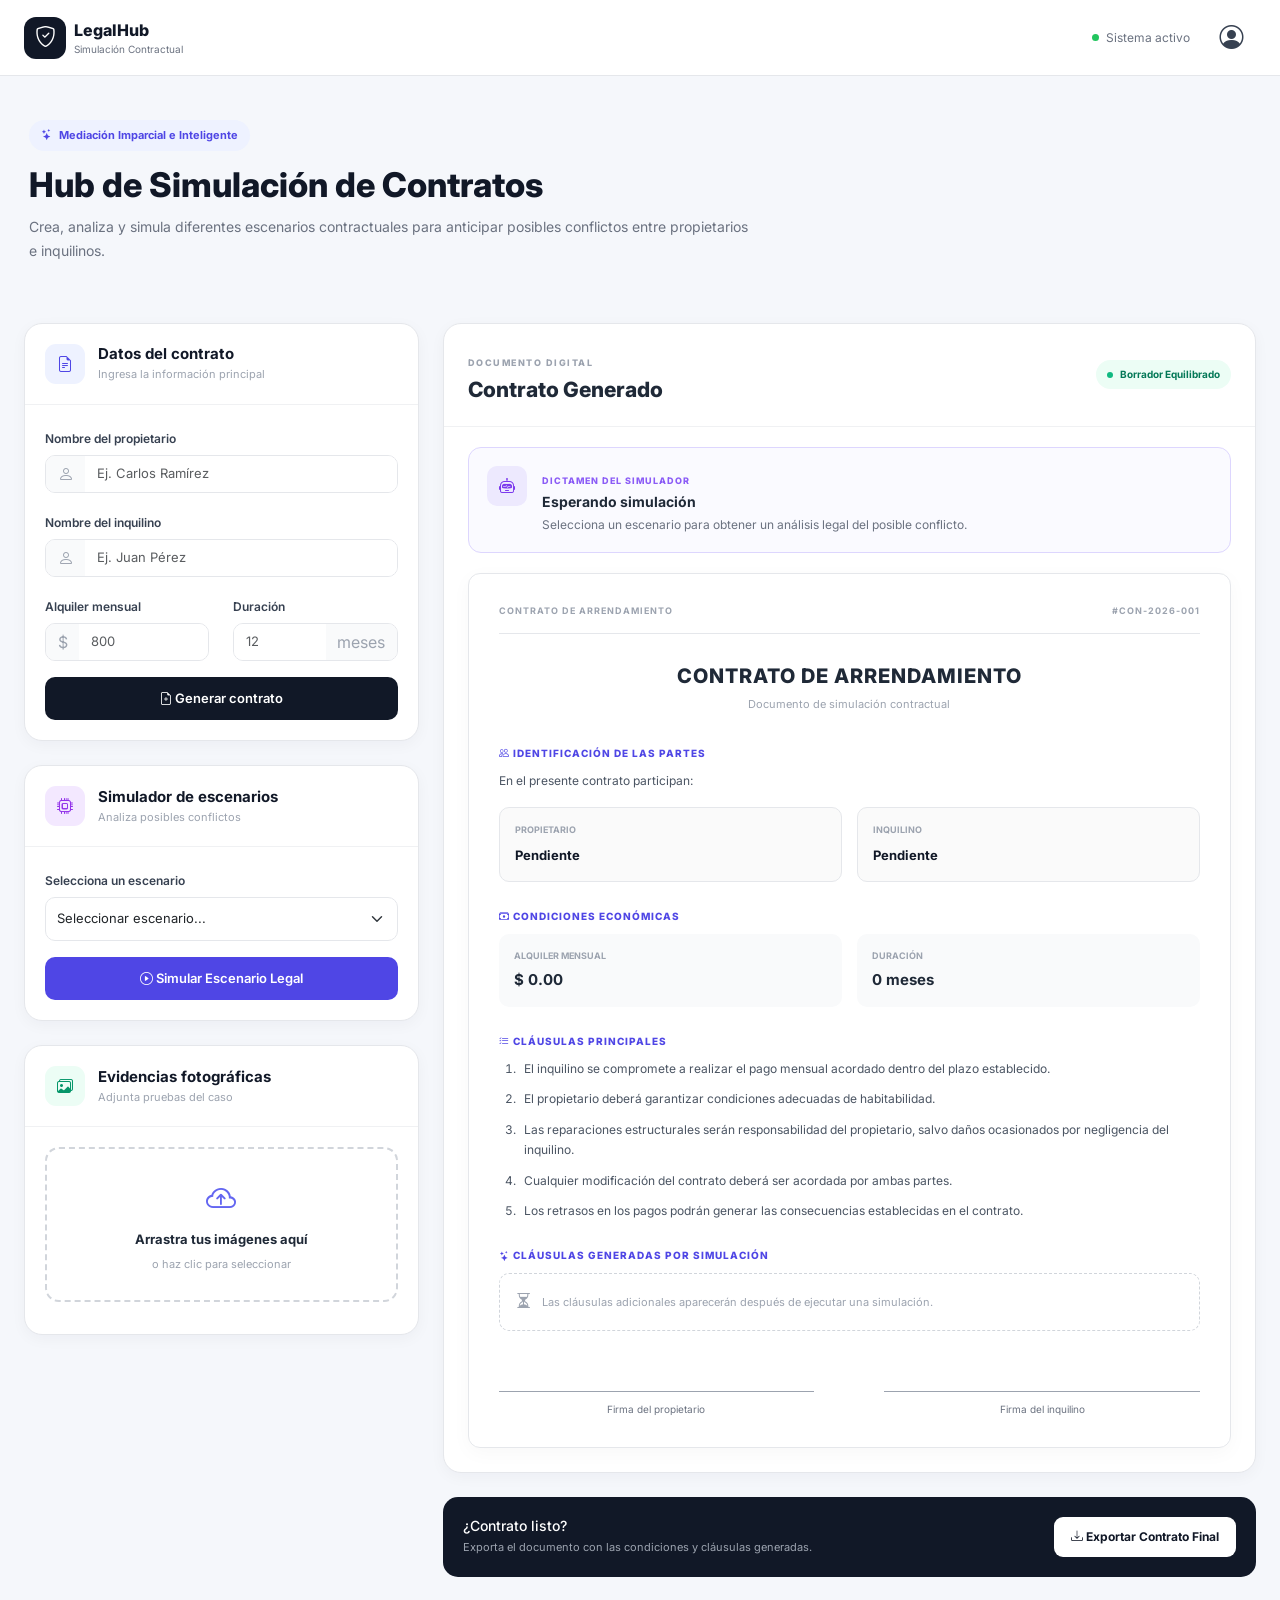
<file: index.html>
<!DOCTYPE html>
<html lang="es">

<head>
    <meta charset="UTF-8">
    <meta name="viewport" content="width=device-width, initial-scale=1.0">

    <title>Hub de Simulación de Contratos</title>

    <!-- Bootstrap -->
    <link
        href="https://cdn.jsdelivr.net/npm/bootstrap@5.3.3/dist/css/bootstrap.min.css"
        rel="stylesheet">

    <!-- Bootstrap Icons -->
    <link
        rel="stylesheet"
        href="https://cdn.jsdelivr.net/npm/bootstrap-icons@1.11.3/font/bootstrap-icons.min.css">

    <!-- Google Font -->
    <link
        href="https://fonts.googleapis.com/css2?family=Inter:wght@400;500;600;700;800&display=swap"
        rel="stylesheet">

    <!-- CSS propio -->
    <link rel="stylesheet" href="css/styles.css">
</head>

<body>

    <!-- =========================
         NAVBAR
    ========================== -->
    <nav class="navbar navbar-expand-lg custom-navbar">

        <div class="container-fluid px-4">

            <a class="navbar-brand d-flex align-items-center gap-2" href="#">

                <div class="brand-icon">
                    <i class="bi bi-shield-check"></i>
                </div>

                <div>
                    <span class="brand-title">LegalHub</span>
                    <small class="brand-subtitle">
                        Simulación Contractual
                    </small>
                </div>

            </a>

            <div class="d-flex align-items-center gap-3">

                <span class="system-status">
                    <span class="status-dot"></span>
                    Sistema activo
                </span>

                <button class="btn user-button">
                    <i class="bi bi-person-circle"></i>
                </button>

            </div>

        </div>

    </nav>


    <!-- =========================
         CONTENIDO PRINCIPAL
    ========================== -->

    <main class="container-fluid px-4 py-4">

        <!-- HEADER -->
        <section class="hub-header mb-4">

            <div class="header-badge">
                <i class="bi bi-stars"></i>
                Mediación Imparcial e Inteligente
            </div>

            <h1>
                Hub de Simulación de Contratos
            </h1>

            <p>
                Crea, analiza y simula diferentes escenarios contractuales
                para anticipar posibles conflictos entre propietarios e
                inquilinos.
            </p>

        </section>


        <!-- =========================
             GRID PRINCIPAL
        ========================== -->

        <div class="row g-4">

            <!-- =================================
                 COLUMNA IZQUIERDA
            ================================== -->

            <aside class="col-lg-4">

                <!-- DATOS DEL CONTRATO -->
                <div class="custom-card mb-4">

                    <div class="card-header-custom">

                        <div class="card-icon">
                            <i class="bi bi-file-earmark-text"></i>
                        </div>

                        <div>
                            <h5>Datos del contrato</h5>
                            <p>Ingresa la información principal</p>
                        </div>

                    </div>


                    <div class="card-body-custom">

                        <form id="contractForm">

                            <!-- Propietario -->
                            <div class="mb-3">

                                <label class="form-label">
                                    Nombre del propietario
                                </label>

                                <div class="input-group custom-input">

                                    <span class="input-group-text">
                                        <i class="bi bi-person"></i>
                                    </span>

                                    <input
                                        type="text"
                                        class="form-control"
                                        id="propietario"
                                        placeholder="Ej. Carlos Ramírez"
                                        required>

                                </div>

                            </div>


                            <!-- Inquilino -->
                            <div class="mb-3">

                                <label class="form-label">
                                    Nombre del inquilino
                                </label>

                                <div class="input-group custom-input">

                                    <span class="input-group-text">
                                        <i class="bi bi-person"></i>
                                    </span>

                                    <input
                                        type="text"
                                        class="form-control"
                                        id="inquilino"
                                        placeholder="Ej. Juan Pérez"
                                        required>

                                </div>

                            </div>


                            <div class="row">

                                <!-- Monto -->
                                <div class="col-md-6 mb-3">

                                    <label class="form-label">
                                        Alquiler mensual
                                    </label>

                                    <div class="input-group custom-input">

                                        <span class="input-group-text">
                                            $
                                        </span>

                                        <input
                                            type="number"
                                            class="form-control"
                                            id="monto"
                                            placeholder="800"
                                            min="0"
                                            required>

                                    </div>

                                </div>


                                <!-- Duración -->
                                <div class="col-md-6 mb-3">

                                    <label class="form-label">
                                        Duración
                                    </label>

                                    <div class="input-group custom-input">

                                        <input
                                            type="number"
                                            class="form-control"
                                            id="duracion"
                                            placeholder="12"
                                            min="1"
                                            required>

                                        <span class="input-group-text">
                                            meses
                                        </span>

                                    </div>

                                </div>

                            </div>


                            <button
                                type="submit"
                                class="btn btn-generate w-100">

                                <i class="bi bi-file-earmark-plus"></i>

                                Generar contrato

                            </button>

                        </form>

                    </div>

                </div>


                <!-- =========================
                     SIMULADOR
                ========================== -->

                <div class="custom-card mb-4">

                    <div class="card-header-custom">

                        <div class="card-icon simulator-icon">
                            <i class="bi bi-cpu"></i>
                        </div>

                        <div>
                            <h5>Simulador de escenarios</h5>
                            <p>Analiza posibles conflictos</p>
                        </div>

                    </div>


                    <div class="card-body-custom">

                        <label class="form-label">
                            Selecciona un escenario
                        </label>

                        <select
                            class="form-select custom-select mb-3"
                            id="scenarioSelect">

                            <option value="">
                                Seleccionar escenario...
                            </option>

                            <option value="salida">
                                Salida anticipada en el mes 5
                            </option>

                            <option value="tuberia">
                                Rotura de tubería
                            </option>

                            <option value="pago">
                                Retraso de pago
                            </option>

                            <option value="mantenimiento">
                                Daños por mantenimiento
                            </option>

                            <option value="renovacion">
                                Solicitud de renovación
                            </option>

                        </select>


                        <button
                            id="simulateBtn"
                            class="btn btn-simulate w-100">

                            <i class="bi bi-play-circle"></i>

                            Simular Escenario Legal

                        </button>

                    </div>

                </div>


                <!-- =========================
                     EVIDENCIAS
                ========================== -->

                <div class="custom-card">

                    <div class="card-header-custom">

                        <div class="card-icon evidence-icon">
                            <i class="bi bi-images"></i>
                        </div>

                        <div>
                            <h5>Evidencias fotográficas</h5>
                            <p>Adjunta pruebas del caso</p>
                        </div>

                    </div>


                    <div class="card-body-custom">

                        <!-- DROPZONE -->

                        <div
                            class="dropzone"
                            id="dropzone">

                            <i class="bi bi-cloud-arrow-up"></i>

                            <h6>
                                Arrastra tus imágenes aquí
                            </h6>

                            <p>
                                o haz clic para seleccionar
                            </p>

                            <input
                                type="file"
                                id="imageInput"
                                accept="image/*"
                                multiple
                                hidden>

                        </div>


                        <!-- GALERÍA -->

                        <div
                            class="evidence-gallery"
                            id="evidenceGallery">

                        </div>

                    </div>

                </div>

            </aside>


            <!-- =================================
                 COLUMNA DERECHA
            ================================== -->

            <section class="col-lg-8">


                <!-- =========================
                     CONTRATO GENERADO
                ========================== -->

                <div class="custom-card mb-4">

                    <div class="contract-header">

                        <div>

                            <span class="section-label">
                                DOCUMENTO DIGITAL
                            </span>

                            <h3>
                                Contrato Generado
                            </h3>

                        </div>

                        <span class="contract-status">
                            <span></span>
                            Borrador Equilibrado
                        </span>

                    </div>


                    <!-- DICTAMEN -->

                    <div class="dictamen-box" id="dictamenBox">

                        <div class="dictamen-icon">
                            <i class="bi bi-robot"></i>
                        </div>

                        <div>

                            <span class="dictamen-label">
                                DICTAMEN DEL SIMULADOR
                            </span>

                            <h5 id="dictamenTitle">
                                Esperando simulación
                            </h5>

                            <p id="dictamenText">
                                Selecciona un escenario para obtener
                                un análisis legal del posible conflicto.
                            </p>

                        </div>

                    </div>


                    <!-- =========================
                         VISOR CONTRATO
                    ========================== -->

                    <div class="contract-document">

                        <div class="document-top">

                            <span>
                                CONTRATO DE ARRENDAMIENTO
                            </span>

                            <span>
                                #CON-2026-001
                            </span>

                        </div>


                        <div class="document-title">

                            <h2>
                                CONTRATO DE ARRENDAMIENTO
                            </h2>

                            <p>
                                Documento de simulación contractual
                            </p>

                        </div>


                        <!-- PARTES -->

                        <div class="document-section">

                            <h6>
                                <i class="bi bi-people"></i>
                                IDENTIFICACIÓN DE LAS PARTES
                            </h6>

                            <p>
                                En el presente contrato participan:
                            </p>

                            <div class="parties-grid">

                                <div class="party-box">

                                    <span>
                                        PROPIETARIO
                                    </span>

                                    <strong id="contractOwner">
                                        Pendiente
                                    </strong>

                                </div>


                                <div class="party-box">

                                    <span>
                                        INQUILINO
                                    </span>

                                    <strong id="contractTenant">
                                        Pendiente
                                    </strong>

                                </div>

                            </div>

                        </div>


                        <!-- CONDICIONES -->

                        <div class="document-section">

                            <h6>
                                <i class="bi bi-cash-stack"></i>
                                CONDICIONES ECONÓMICAS
                            </h6>

                            <div class="conditions-grid">

                                <div>
                                    <span>
                                        ALQUILER MENSUAL
                                    </span>

                                    <strong id="contractAmount">
                                        $ 0.00
                                    </strong>
                                </div>


                                <div>
                                    <span>
                                        DURACIÓN
                                    </span>

                                    <strong id="contractDuration">
                                        0 meses
                                    </strong>
                                </div>

                            </div>

                        </div>


                        <!-- CLÁUSULAS -->

                        <div class="document-section">

                            <h6>
                                <i class="bi bi-list-check"></i>
                                CLÁUSULAS PRINCIPALES
                            </h6>

                            <ol class="clauses-list">

                                <li>
                                    El inquilino se compromete a realizar
                                    el pago mensual acordado dentro del
                                    plazo establecido.
                                </li>

                                <li>
                                    El propietario deberá garantizar
                                    condiciones adecuadas de habitabilidad.
                                </li>

                                <li>
                                    Las reparaciones estructurales serán
                                    responsabilidad del propietario,
                                    salvo daños ocasionados por negligencia
                                    del inquilino.
                                </li>

                                <li>
                                    Cualquier modificación del contrato
                                    deberá ser acordada por ambas partes.
                                </li>

                                <li>
                                    Los retrasos en los pagos podrán generar
                                    las consecuencias establecidas en el
                                    contrato.
                                </li>

                            </ol>

                        </div>


                        <!-- CLÁUSULAS DINÁMICAS -->

                        <div
                            class="document-section additional-clauses"
                            id="additionalClauses">

                            <h6>
                                <i class="bi bi-stars"></i>
                                CLÁUSULAS GENERADAS POR SIMULACIÓN
                            </h6>

                            <div
                                id="dynamicClause"
                                class="dynamic-clause-empty">

                                <i class="bi bi-hourglass-split"></i>

                                <span>
                                    Las cláusulas adicionales aparecerán
                                    después de ejecutar una simulación.
                                </span>

                            </div>

                        </div>


                        <!-- FIRMA -->

                        <div class="signature-section">

                            <div class="signature-line">

                                <span>
                                    Firma del propietario
                                </span>

                            </div>

                            <div class="signature-line">

                                <span>
                                    Firma del inquilino
                                </span>

                            </div>

                        </div>

                    </div>

                </div>


                <!-- =========================
                     ACCIONES
                ========================== -->

                <div class="actions-card">

                    <div>

                        <h5>
                            ¿Contrato listo?
                        </h5>

                        <p>
                            Exporta el documento con las condiciones
                            y cláusulas generadas.
                        </p>

                    </div>


                    <button
                        id="exportBtn"
                        class="btn btn-export">

                        <i class="bi bi-download"></i>

                        Exportar Contrato Final

                    </button>

                </div>

            </section>

        </div>

    </main>


    <!-- Bootstrap JS -->

    <script
        src="https://cdn.jsdelivr.net/npm/bootstrap@5.3.3/dist/js/bootstrap.bundle.min.js">
    </script>

    <!-- JavaScript propio -->

    <script src="js/app.js"></script>

</body>

</html>
</file>
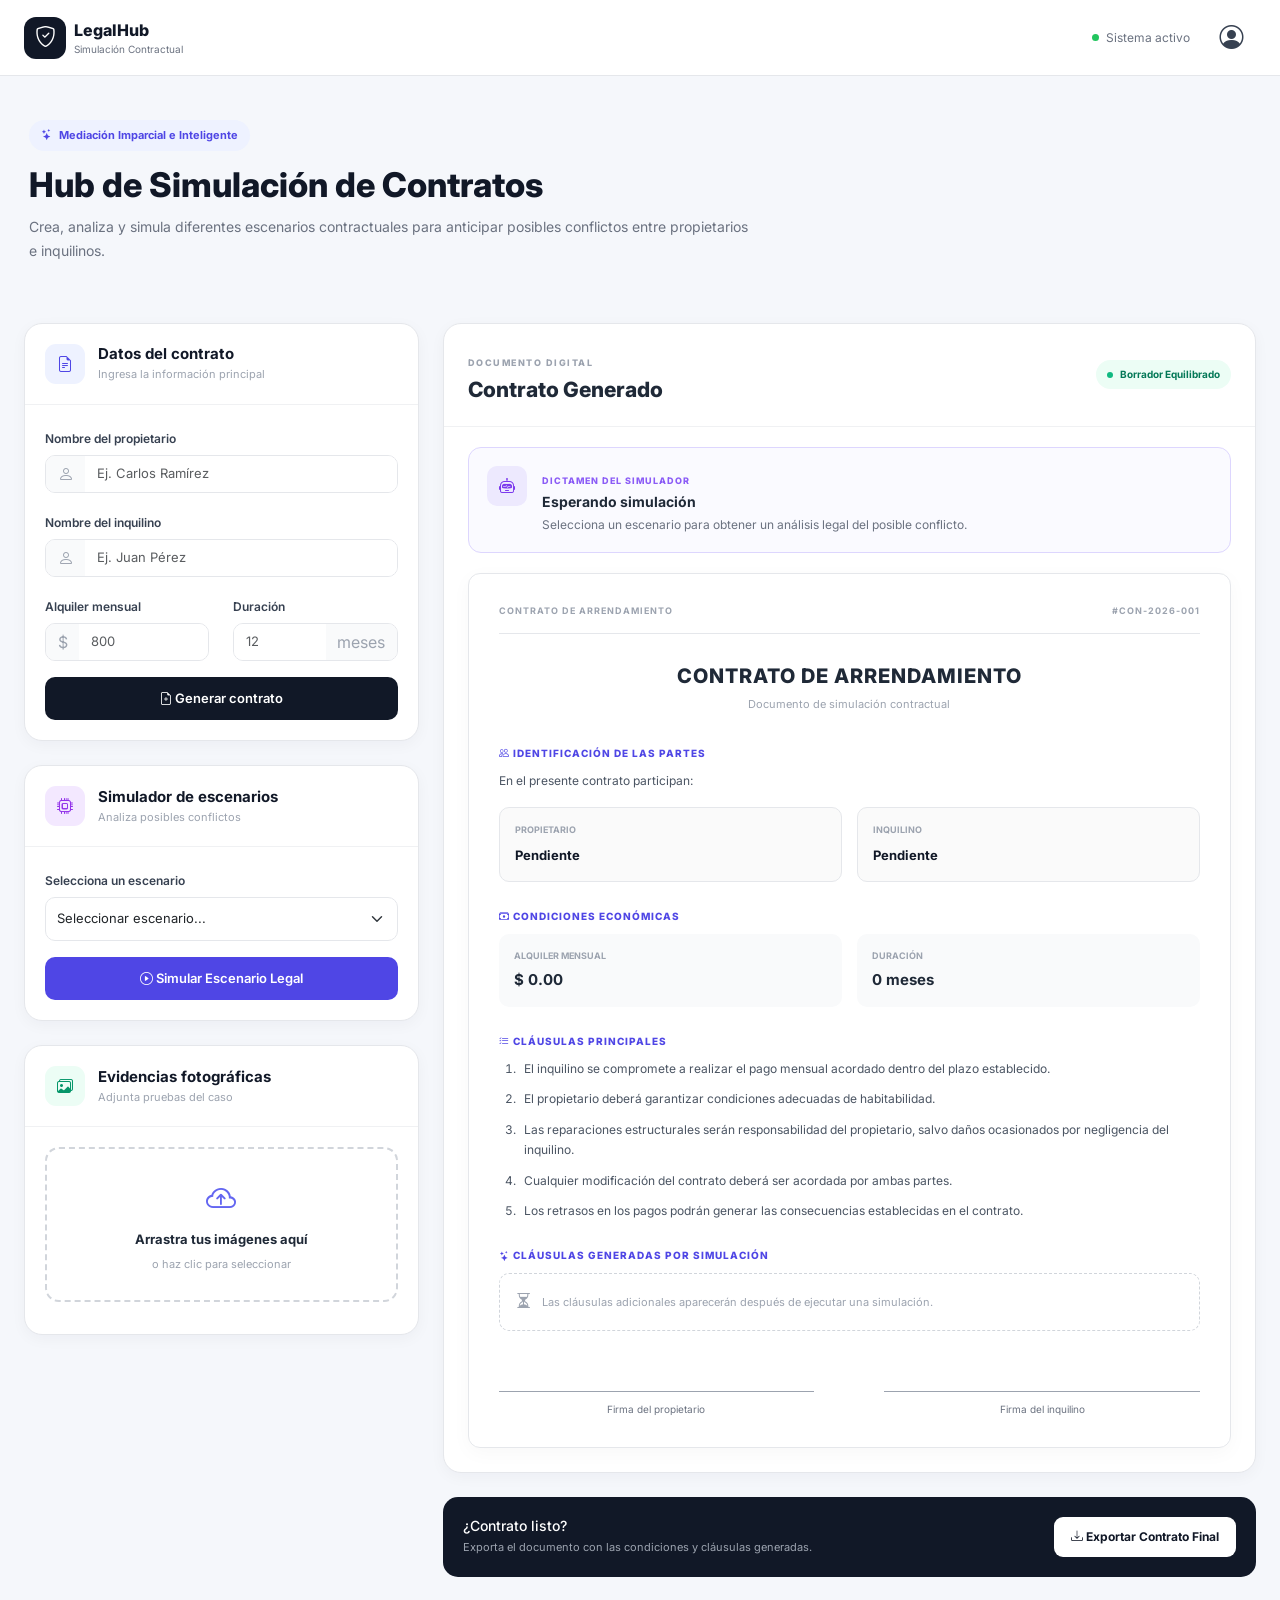
<file: target/classes/static/index.html>
<!DOCTYPE html>
<html lang="es">

<head>
    <meta charset="UTF-8">
    <meta name="viewport" content="width=device-width, initial-scale=1.0">

    <title>Hub de Simulación de Contratos</title>

    <!-- Bootstrap -->
    <link
        href="https://cdn.jsdelivr.net/npm/bootstrap@5.3.3/dist/css/bootstrap.min.css"
        rel="stylesheet">

    <!-- Bootstrap Icons -->
    <link
        rel="stylesheet"
        href="https://cdn.jsdelivr.net/npm/bootstrap-icons@1.11.3/font/bootstrap-icons.min.css">

    <!-- Google Font -->
    <link
        href="https://fonts.googleapis.com/css2?family=Inter:wght@400;500;600;700;800&display=swap"
        rel="stylesheet">

    <!-- CSS propio -->
    <link rel="stylesheet" href="/css/styles.css">
</head>

<body>

    <!-- =========================
         NAVBAR
    ========================== -->

    <nav class="navbar navbar-expand-lg custom-navbar">

        <div class="container-fluid px-4">

            <a class="navbar-brand d-flex align-items-center gap-2" href="#">

                <div class="brand-icon">
                    <i class="bi bi-shield-check"></i>
                </div>

                <div>
                    <span class="brand-title">LegalHub</span>

                    <small class="brand-subtitle">
                        Simulación Contractual
                    </small>
                </div>

            </a>

            <div class="d-flex align-items-center gap-3">

                <span class="system-status">
                    <span class="status-dot"></span>
                    Sistema activo
                </span>

                <button
                    class="btn user-button"
                    type="button">

                    <i class="bi bi-person-circle"></i>

                </button>

            </div>

        </div>

    </nav>


    <!-- =========================
         CONTENIDO PRINCIPAL
    ========================== -->

    <main class="container-fluid px-4 py-4">

        <!-- HEADER -->

        <section class="hub-header mb-4">

            <div class="header-badge">

                <i class="bi bi-stars"></i>

                Mediación Imparcial e Inteligente

            </div>

            <h1>
                Hub de Simulación de Contratos
            </h1>

            <p>
                Crea, analiza y simula diferentes escenarios contractuales
                para anticipar posibles conflictos entre propietarios e
                inquilinos.
            </p>

        </section>


        <!-- =========================
             GRID PRINCIPAL
        ========================== -->

        <div class="row g-4">


            <!-- =================================
                 COLUMNA IZQUIERDA
            ================================== -->

            <aside class="col-lg-4">


                <!-- =========================
                     DATOS DEL CONTRATO
                ========================== -->

                <div class="custom-card mb-4">

                    <div class="card-header-custom">

                        <div class="card-icon">

                            <i class="bi bi-file-earmark-text"></i>

                        </div>

                        <div>

                            <h5>
                                Datos del contrato
                            </h5>

                            <p>
                                Ingresa la información principal
                            </p>

                        </div>

                    </div>


                    <div class="card-body-custom">

                        <form id="contractForm">


                            <!-- Propietario -->

                            <div class="mb-3">

                                <label
                                    class="form-label"
                                    for="propietario">

                                    Nombre del propietario

                                </label>

                                <div class="input-group custom-input">

                                    <span class="input-group-text">

                                        <i class="bi bi-person"></i>

                                    </span>

                                    <input
                                        type="text"
                                        class="form-control"
                                        id="propietario"
                                        placeholder="Ej. Carlos Ramírez"
                                        required>

                                </div>

                            </div>


                            <!-- Inquilino -->

                            <div class="mb-3">

                                <label
                                    class="form-label"
                                    for="inquilino">

                                    Nombre del inquilino

                                </label>

                                <div class="input-group custom-input">

                                    <span class="input-group-text">

                                        <i class="bi bi-person"></i>

                                    </span>

                                    <input
                                        type="text"
                                        class="form-control"
                                        id="inquilino"
                                        placeholder="Ej. Juan Pérez"
                                        required>

                                </div>

                            </div>


                            <div class="row">


                                <!-- Monto -->

                                <div class="col-md-6 mb-3">

                                    <label
                                        class="form-label"
                                        for="monto">

                                        Alquiler mensual

                                    </label>

                                    <div class="input-group custom-input">

                                        <span class="input-group-text">
                                            $
                                        </span>

                                        <input
                                            type="number"
                                            class="form-control"
                                            id="monto"
                                            placeholder="800"
                                            min="0"
                                            step="0.01"
                                            required>

                                    </div>

                                </div>


                                <!-- Duración -->

                                <div class="col-md-6 mb-3">

                                    <label
                                        class="form-label"
                                        for="duracion">

                                        Duración

                                    </label>

                                    <div class="input-group custom-input">

                                        <input
                                            type="number"
                                            class="form-control"
                                            id="duracion"
                                            placeholder="12"
                                            min="1"
                                            required>

                                        <span class="input-group-text">
                                            meses
                                        </span>

                                    </div>

                                </div>

                            </div>


                            <!-- Botón -->

                            <button
                                type="submit"
                                class="btn btn-generate w-100">

                                <i class="bi bi-file-earmark-plus"></i>

                                Generar contrato

                            </button>

                        </form>

                    </div>

                </div>


                <!-- =========================
                     SIMULADOR
                ========================== -->

                <div class="custom-card mb-4">

                    <div class="card-header-custom">

                        <div class="card-icon simulator-icon">

                            <i class="bi bi-cpu"></i>

                        </div>

                        <div>

                            <h5>
                                Simulador de escenarios
                            </h5>

                            <p>
                                Analiza posibles conflictos
                            </p>

                        </div>

                    </div>


                    <div class="card-body-custom">

                        <label
                            class="form-label"
                            for="scenarioSelect">

                            Selecciona un escenario

                        </label>


                        <select
                            class="form-select custom-select mb-3"
                            id="scenarioSelect">

                            <option value="">
                                Seleccionar escenario...
                            </option>

                            <option value="salida">
                                Salida anticipada en el mes 5
                            </option>

                            <option value="tuberia">
                                Rotura de tubería
                            </option>

                            <option value="pago">
                                Retraso de pago
                            </option>

                            <option value="mantenimiento">
                                Daños por mantenimiento
                            </option>

                            <option value="renovacion">
                                Solicitud de renovación
                            </option>

                        </select>


                        <button
                            id="simulateBtn"
                            type="button"
                            class="btn btn-simulate w-100">

                            <i class="bi bi-play-circle"></i>

                            Simular Escenario Legal

                        </button>

                    </div>

                </div>


                <!-- =========================
                     EVIDENCIAS
                ========================== -->

                <div class="custom-card">

                    <div class="card-header-custom">

                        <div class="card-icon evidence-icon">

                            <i class="bi bi-images"></i>

                        </div>

                        <div>

                            <h5>
                                Evidencias fotográficas
                            </h5>

                            <p>
                                Adjunta pruebas del caso
                            </p>

                        </div>

                    </div>


                    <div class="card-body-custom">


                        <!-- DROPZONE -->

                        <div
                            class="dropzone"
                            id="dropzone">

                            <i class="bi bi-cloud-arrow-up"></i>

                            <h6>
                                Arrastra tus imágenes aquí
                            </h6>

                            <p>
                                o haz clic para seleccionar
                            </p>

                            <input
                                type="file"
                                id="imageInput"
                                accept="image/*"
                                multiple
                                hidden>

                        </div>


                        <!-- GALERÍA -->

                        <div
                            class="evidence-gallery"
                            id="evidenceGallery">
                        </div>

                    </div>

                </div>

            </aside>


            <!-- =================================
                 COLUMNA DERECHA
            ================================== -->

            <section class="col-lg-8">


                <!-- =========================
                     CONTRATO GENERADO
                ========================== -->

                <div class="custom-card mb-4">


                    <!-- HEADER DEL CONTRATO -->

                    <div class="contract-header">

                        <div>

                            <span class="section-label">
                                DOCUMENTO DIGITAL
                            </span>

                            <h3>
                                Contrato Generado
                            </h3>

                        </div>


                        <span class="contract-status">

                            <span></span>

                            Borrador Equilibrado

                        </span>

                    </div>


                    <!-- =========================
                         DICTAMEN
                    ========================== -->

                    <div
                        class="dictamen-box"
                        id="dictamenBox">

                        <div class="dictamen-icon">

                            <i class="bi bi-robot"></i>

                        </div>

                        <div>

                            <span class="dictamen-label">
                                DICTAMEN DEL SIMULADOR
                            </span>

                            <h5 id="dictamenTitle">
                                Esperando simulación
                            </h5>

                            <p id="dictamenText">

                                Selecciona un escenario para obtener
                                un análisis legal del posible conflicto.

                            </p>

                        </div>

                    </div>


                    <!-- =========================
                         VISOR CONTRATO
                    ========================== -->

                    <div class="contract-document">


                        <!-- PARTE SUPERIOR -->

                        <div class="document-top">

                            <span>
                                CONTRATO DE ARRENDAMIENTO
                            </span>

                            <span>
                                #CON-2026-001
                            </span>

                        </div>


                        <!-- TÍTULO -->

                        <div class="document-title">

                            <h2>
                                CONTRATO DE ARRENDAMIENTO
                            </h2>

                            <p>
                                Documento de simulación contractual
                            </p>

                        </div>


                        <!-- =========================
                             PARTES
                        ========================== -->

                        <div class="document-section">

                            <h6>

                                <i class="bi bi-people"></i>

                                IDENTIFICACIÓN DE LAS PARTES

                            </h6>

                            <p>
                                En el presente contrato participan:
                            </p>


                            <div class="parties-grid">


                                <!-- PROPIETARIO -->

                                <div class="party-box">

                                    <span>
                                        PROPIETARIO
                                    </span>

                                    <strong id="contractOwner">
                                        Pendiente
                                    </strong>

                                </div>


                                <!-- INQUILINO -->

                                <div class="party-box">

                                    <span>
                                        INQUILINO
                                    </span>

                                    <strong id="contractTenant">
                                        Pendiente
                                    </strong>

                                </div>

                            </div>

                        </div>


                        <!-- =========================
                             CONDICIONES
                        ========================== -->

                        <div class="document-section">

                            <h6>

                                <i class="bi bi-cash-stack"></i>

                                CONDICIONES ECONÓMICAS

                            </h6>


                            <div class="conditions-grid">


                                <!-- ALQUILER -->

                                <div>

                                    <span>
                                        ALQUILER MENSUAL
                                    </span>

                                    <strong id="contractAmount">
                                        $ 0.00
                                    </strong>

                                </div>


                                <!-- DURACIÓN -->

                                <div>

                                    <span>
                                        DURACIÓN
                                    </span>

                                    <strong id="contractDuration">
                                        0 meses
                                    </strong>

                                </div>

                            </div>

                        </div>


                        <!-- =========================
                             CLÁUSULAS PRINCIPALES
                        ========================== -->

                        <div class="document-section">

                            <h6>

                                <i class="bi bi-list-check"></i>

                                CLÁUSULAS PRINCIPALES

                            </h6>


                            <ol class="clauses-list">

                                <li>
                                    El inquilino se compromete a realizar
                                    el pago mensual acordado dentro del
                                    plazo establecido.
                                </li>

                                <li>
                                    El propietario deberá garantizar
                                    condiciones adecuadas de habitabilidad.
                                </li>

                                <li>
                                    Las reparaciones estructurales serán
                                    responsabilidad del propietario,
                                    salvo daños ocasionados por negligencia
                                    del inquilino.
                                </li>

                                <li>
                                    Cualquier modificación del contrato
                                    deberá ser acordada por ambas partes.
                                </li>

                                <li>
                                    Los retrasos en los pagos podrán generar
                                    las consecuencias establecidas en el
                                    contrato.
                                </li>

                            </ol>

                        </div>


                        <!-- =========================
                             CLÁUSULAS DINÁMICAS
                        ========================== -->

                        <div
                            class="document-section additional-clauses"
                            id="additionalClauses">

                            <h6>

                                <i class="bi bi-stars"></i>

                                CLÁUSULAS GENERADAS POR SIMULACIÓN

                            </h6>


                            <div
                                id="dynamicClause"
                                class="dynamic-clause-empty">

                                <i class="bi bi-hourglass-split"></i>

                                <span>

                                    Las cláusulas adicionales aparecerán
                                    después de ejecutar una simulación.

                                </span>

                            </div>

                        </div>


                        <!-- =========================
                             FIRMAS
                        ========================== -->

                        <div class="signature-section">


                            <div class="signature-line">

                                <span>
                                    Firma del propietario
                                </span>

                            </div>


                            <div class="signature-line">

                                <span>
                                    Firma del inquilino
                                </span>

                            </div>

                        </div>

                    </div>

                </div>


                <!-- =========================
                     ACCIONES
                ========================== -->

                <div class="actions-card">

                    <div>

                        <h5>
                            ¿Contrato listo?
                        </h5>

                        <p>
                            Exporta el documento con las condiciones
                            y cláusulas generadas.
                        </p>

                    </div>


                    <button
                        id="exportBtn"
                        type="button"
                        class="btn btn-export">

                        <i class="bi bi-download"></i>

                        Exportar Contrato Final

                    </button>

                </div>

            </section>

        </div>

    </main>


    <!-- =========================
         BOOTSTRAP JS
    ========================== -->

    <script
        src="https://cdn.jsdelivr.net/npm/bootstrap@5.3.3/dist/js/bootstrap.bundle.min.js">
    </script>


    <!-- =========================
         JAVASCRIPT PROPIO
    ========================== -->

    <script src="/js/app.js"></script>

</body>

</html>
</file>
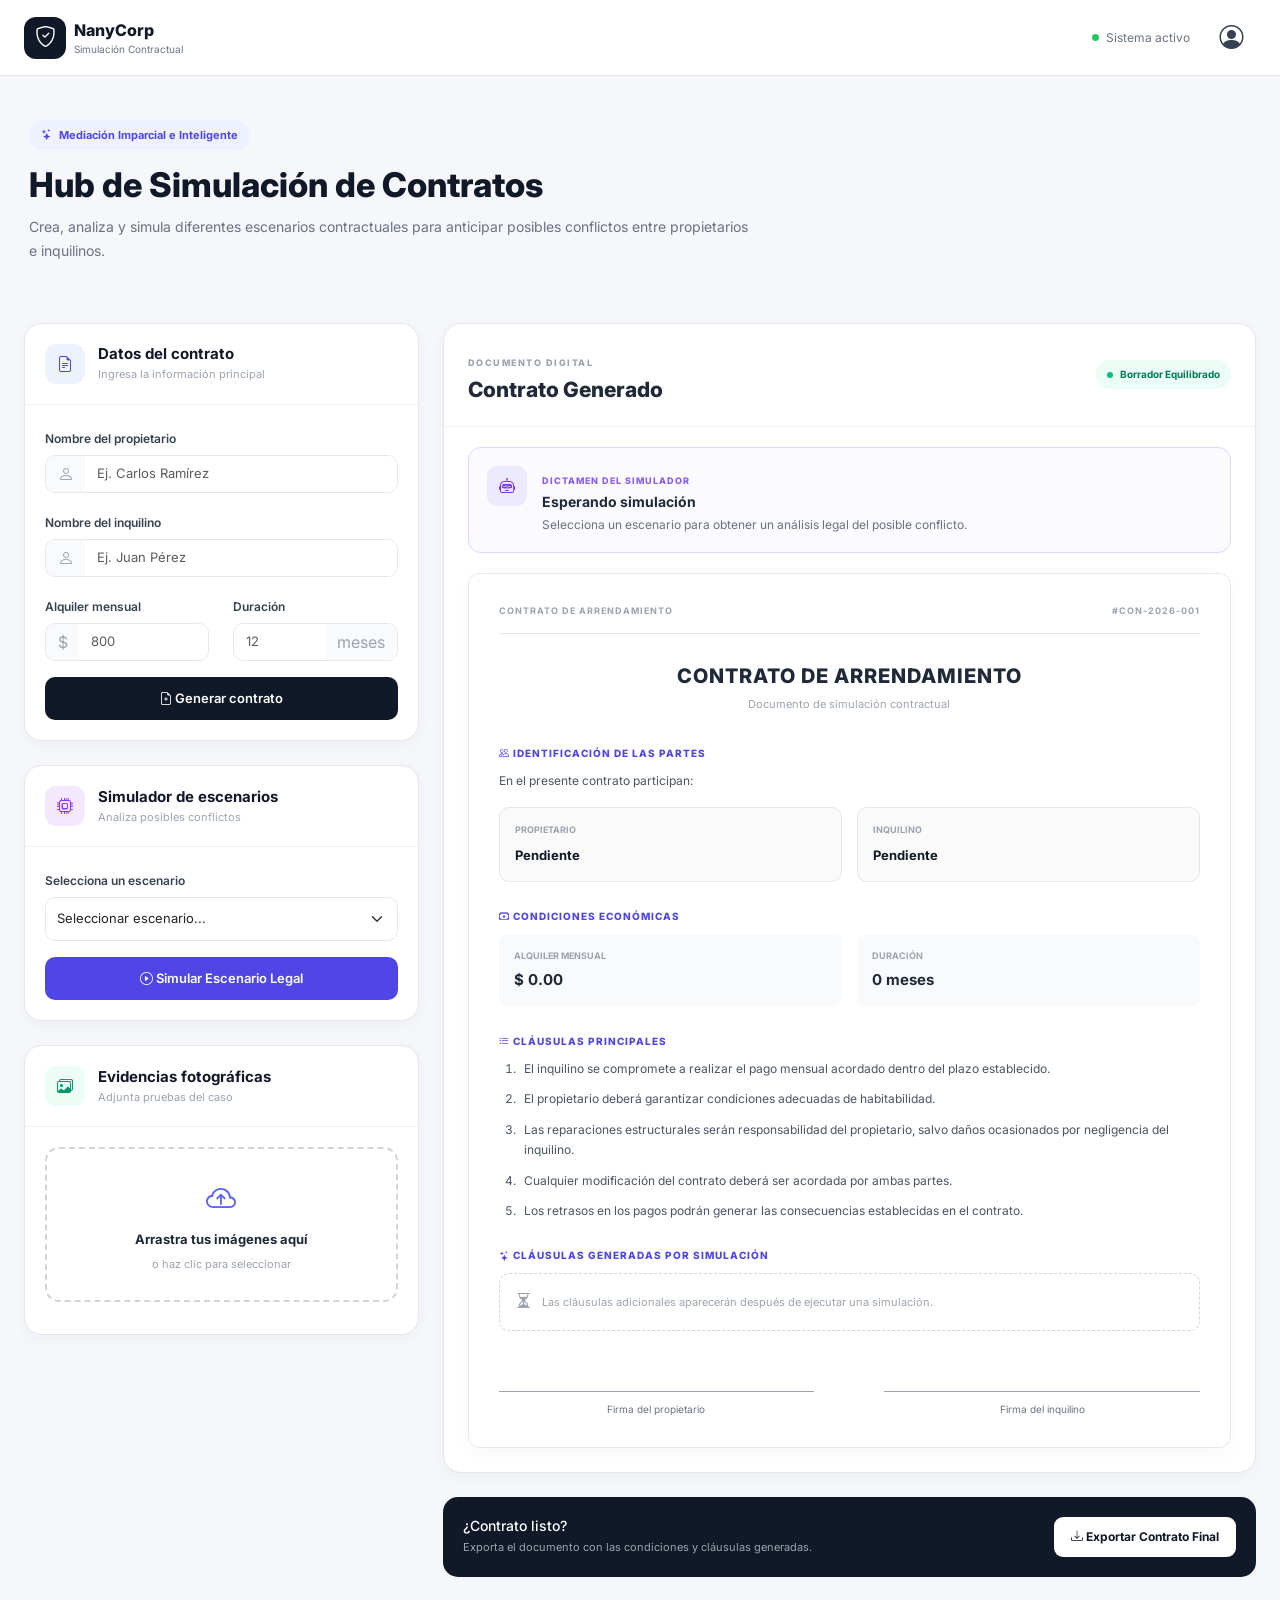
<file: Src/Main/Resources/templates/index.html>
<!DOCTYPE html>
<html lang="es">

<head>
    <meta charset="UTF-8">
    <meta name="viewport" content="width=device-width, initial-scale=1.0">

    <title>NanyCorp | Hub de Simulación de Contratos</title>

    <!-- Bootstrap -->
    <link
        href="https://cdn.jsdelivr.net/npm/bootstrap@5.3.3/dist/css/bootstrap.min.css"
        rel="stylesheet">

    <!-- Bootstrap Icons -->
    <link
        rel="stylesheet"
        href="https://cdn.jsdelivr.net/npm/bootstrap-icons@1.11.3/font/bootstrap-icons.min.css">

    <!-- Google Font -->
    <link
        href="https://fonts.googleapis.com/css2?family=Inter:wght@400;500;600;700;800&display=swap"
        rel="stylesheet">

    <!-- CSS propio -->
    <link rel="stylesheet" href="/css/styles.css">
</head>

<body>

    <!-- =========================
         NAVBAR
    ========================== -->

    <nav class="navbar navbar-expand-lg custom-navbar">

        <div class="container-fluid px-4">

            <a class="navbar-brand d-flex align-items-center gap-2" href="#">

                <div class="brand-icon">
                    <i class="bi bi-shield-check"></i>
                </div>

                <div>
                    <span class="brand-title">NanyCorp</span>

                    <small class="brand-subtitle">
                        Simulación Contractual
                    </small>
                </div>

            </a>

            <div class="d-flex align-items-center gap-3">

                <span class="system-status">
                    <span class="status-dot"></span>
                    Sistema activo
                </span>

                <button
                    class="btn user-button"
                    type="button">

                    <i class="bi bi-person-circle"></i>

                </button>

            </div>

        </div>

    </nav>


    <!-- =========================
         CONTENIDO PRINCIPAL
    ========================== -->

    <main class="container-fluid px-4 py-4">

        <!-- HEADER -->

        <section class="hub-header mb-4">

            <div class="header-badge">

                <i class="bi bi-stars"></i>

                Mediación Imparcial e Inteligente

            </div>

            <h1>
                Hub de Simulación de Contratos
            </h1>

            <p>
                Crea, analiza y simula diferentes escenarios contractuales
                para anticipar posibles conflictos entre propietarios e
                inquilinos.
            </p>

        </section>


        <!-- =========================
             GRID PRINCIPAL
        ========================== -->

        <div class="row g-4">


            <!-- =================================
                 COLUMNA IZQUIERDA
            ================================== -->

            <aside class="col-lg-4">


                <!-- =========================
                     DATOS DEL CONTRATO
                ========================== -->

                <div class="custom-card mb-4">

                    <div class="card-header-custom">

                        <div class="card-icon">

                            <i class="bi bi-file-earmark-text"></i>

                        </div>

                        <div>

                            <h5>
                                Datos del contrato
                            </h5>

                            <p>
                                Ingresa la información principal
                            </p>

                        </div>

                    </div>


                    <div class="card-body-custom">

                        <form id="contractForm">


                            <!-- Propietario -->

                            <div class="mb-3">

                                <label
                                    class="form-label"
                                    for="propietario">

                                    Nombre del propietario

                                </label>

                                <div class="input-group custom-input">

                                    <span class="input-group-text">

                                        <i class="bi bi-person"></i>

                                    </span>

                                    <input
                                        type="text"
                                        class="form-control"
                                        id="propietario"
                                        placeholder="Ej. Carlos Ramírez"
                                        required>

                                </div>

                            </div>


                            <!-- Inquilino -->

                            <div class="mb-3">

                                <label
                                    class="form-label"
                                    for="inquilino">

                                    Nombre del inquilino

                                </label>

                                <div class="input-group custom-input">

                                    <span class="input-group-text">

                                        <i class="bi bi-person"></i>

                                    </span>

                                    <input
                                        type="text"
                                        class="form-control"
                                        id="inquilino"
                                        placeholder="Ej. Juan Pérez"
                                        required>

                                </div>

                            </div>


                            <div class="row">


                                <!-- Monto -->

                                <div class="col-md-6 mb-3">

                                    <label
                                        class="form-label"
                                        for="monto">

                                        Alquiler mensual

                                    </label>

                                    <div class="input-group custom-input">

                                        <span class="input-group-text">
                                            $
                                        </span>

                                        <input
                                            type="number"
                                            class="form-control"
                                            id="monto"
                                            placeholder="800"
                                            min="0"
                                            step="0.01"
                                            required>

                                    </div>

                                </div>


                                <!-- Duración -->

                                <div class="col-md-6 mb-3">

                                    <label
                                        class="form-label"
                                        for="duracion">

                                        Duración

                                    </label>

                                    <div class="input-group custom-input">

                                        <input
                                            type="number"
                                            class="form-control"
                                            id="duracion"
                                            placeholder="12"
                                            min="1"
                                            required>

                                        <span class="input-group-text">
                                            meses
                                        </span>

                                    </div>

                                </div>

                            </div>


                            <!-- Botón -->

                            <button
                                type="submit"
                                class="btn btn-generate w-100">

                                <i class="bi bi-file-earmark-plus"></i>

                                Generar contrato

                            </button>

                        </form>

                    </div>

                </div>


                <!-- =========================
                     SIMULADOR
                ========================== -->

                <div class="custom-card mb-4">

                    <div class="card-header-custom">

                        <div class="card-icon simulator-icon">

                            <i class="bi bi-cpu"></i>

                        </div>

                        <div>

                            <h5>
                                Simulador de escenarios
                            </h5>

                            <p>
                                Analiza posibles conflictos
                            </p>

                        </div>

                    </div>


                    <div class="card-body-custom">

                        <label
                            class="form-label"
                            for="scenarioSelect">

                            Selecciona un escenario

                        </label>


                        <select
                            class="form-select custom-select mb-3"
                            id="scenarioSelect">

                            <option value="">
                                Seleccionar escenario...
                            </option>

                            <option value="salida">
                                Salida anticipada en el mes 5
                            </option>

                            <option value="tuberia">
                                Rotura de tubería
                            </option>

                            <option value="pago">
                                Retraso de pago
                            </option>

                            <option value="mantenimiento">
                                Daños por mantenimiento
                            </option>

                            <option value="renovacion">
                                Solicitud de renovación
                            </option>

                        </select>


                        <button
                            id="simulateBtn"
                            type="button"
                            class="btn btn-simulate w-100">

                            <i class="bi bi-play-circle"></i>

                            Simular Escenario Legal

                        </button>

                    </div>

                </div>


                <!-- =========================
                     EVIDENCIAS
                ========================== -->

                <div class="custom-card">

                    <div class="card-header-custom">

                        <div class="card-icon evidence-icon">

                            <i class="bi bi-images"></i>

                        </div>

                        <div>

                            <h5>
                                Evidencias fotográficas
                            </h5>

                            <p>
                                Adjunta pruebas del caso
                            </p>

                        </div>

                    </div>


                    <div class="card-body-custom">


                        <!-- DROPZONE -->

                        <div
                            class="dropzone"
                            id="dropzone">

                            <i class="bi bi-cloud-arrow-up"></i>

                            <h6>
                                Arrastra tus imágenes aquí
                            </h6>

                            <p>
                                o haz clic para seleccionar
                            </p>

                            <input
                                type="file"
                                id="imageInput"
                                accept="image/*"
                                multiple
                                hidden>

                        </div>


                        <!-- GALERÍA -->

                        <div
                            class="evidence-gallery"
                            id="evidenceGallery">
                        </div>

                    </div>

                </div>

            </aside>


            <!-- =================================
                 COLUMNA DERECHA
            ================================== -->

            <section class="col-lg-8">


                <!-- =========================
                     CONTRATO GENERADO
                ========================== -->

                <div class="custom-card mb-4">


                    <!-- HEADER DEL CONTRATO -->

                    <div class="contract-header">

                        <div>

                            <span class="section-label">
                                DOCUMENTO DIGITAL
                            </span>

                            <h3>
                                Contrato Generado
                            </h3>

                        </div>


                        <span class="contract-status">

                            <span></span>

                            Borrador Equilibrado

                        </span>

                    </div>


                    <!-- =========================
                         DICTAMEN
                    ========================== -->

                    <div
                        class="dictamen-box"
                        id="dictamenBox">

                        <div class="dictamen-icon">

                            <i class="bi bi-robot"></i>

                        </div>

                        <div>

                            <span class="dictamen-label">
                                DICTAMEN DEL SIMULADOR
                            </span>

                            <h5 id="dictamenTitle">
                                Esperando simulación
                            </h5>

                            <p id="dictamenText">

                                Selecciona un escenario para obtener
                                un análisis legal del posible conflicto.

                            </p>

                        </div>

                    </div>


                    <!-- =========================
                         VISOR CONTRATO
                    ========================== -->

                    <div class="contract-document">


                        <!-- PARTE SUPERIOR -->

                        <div class="document-top">

                            <span>
                                CONTRATO DE ARRENDAMIENTO
                            </span>

                            <span>
                                #CON-2026-001
                            </span>

                        </div>


                        <!-- TÍTULO -->

                        <div class="document-title">

                            <h2>
                                CONTRATO DE ARRENDAMIENTO
                            </h2>

                            <p>
                                Documento de simulación contractual
                            </p>

                        </div>


                        <!-- =========================
                             PARTES
                        ========================== -->

                        <div class="document-section">

                            <h6>

                                <i class="bi bi-people"></i>

                                IDENTIFICACIÓN DE LAS PARTES

                            </h6>

                            <p>
                                En el presente contrato participan:
                            </p>


                            <div class="parties-grid">


                                <!-- PROPIETARIO -->

                                <div class="party-box">

                                    <span>
                                        PROPIETARIO
                                    </span>

                                    <strong id="contractOwner">
                                        Pendiente
                                    </strong>

                                </div>


                                <!-- INQUILINO -->

                                <div class="party-box">

                                    <span>
                                        INQUILINO
                                    </span>

                                    <strong id="contractTenant">
                                        Pendiente
                                    </strong>

                                </div>

                            </div>

                        </div>


                        <!-- =========================
                             CONDICIONES
                        ========================== -->

                        <div class="document-section">

                            <h6>

                                <i class="bi bi-cash-stack"></i>

                                CONDICIONES ECONÓMICAS

                            </h6>


                            <div class="conditions-grid">


                                <!-- ALQUILER -->

                                <div>

                                    <span>
                                        ALQUILER MENSUAL
                                    </span>

                                    <strong id="contractAmount">
                                        $ 0.00
                                    </strong>

                                </div>


                                <!-- DURACIÓN -->

                                <div>

                                    <span>
                                        DURACIÓN
                                    </span>

                                    <strong id="contractDuration">
                                        0 meses
                                    </strong>

                                </div>

                            </div>

                        </div>


                        <!-- =========================
                             CLÁUSULAS PRINCIPALES
                        ========================== -->

                        <div class="document-section">

                            <h6>

                                <i class="bi bi-list-check"></i>

                                CLÁUSULAS PRINCIPALES

                            </h6>


                            <ol class="clauses-list">

                                <li>
                                    El inquilino se compromete a realizar
                                    el pago mensual acordado dentro del
                                    plazo establecido.
                                </li>

                                <li>
                                    El propietario deberá garantizar
                                    condiciones adecuadas de habitabilidad.
                                </li>

                                <li>
                                    Las reparaciones estructurales serán
                                    responsabilidad del propietario,
                                    salvo daños ocasionados por negligencia
                                    del inquilino.
                                </li>

                                <li>
                                    Cualquier modificación del contrato
                                    deberá ser acordada por ambas partes.
                                </li>

                                <li>
                                    Los retrasos en los pagos podrán generar
                                    las consecuencias establecidas en el
                                    contrato.
                                </li>

                            </ol>

                        </div>


                        <!-- =========================
                             CLÁUSULAS DINÁMICAS
                        ========================== -->

                        <div
                            class="document-section additional-clauses"
                            id="additionalClauses">

                            <h6>

                                <i class="bi bi-stars"></i>

                                CLÁUSULAS GENERADAS POR SIMULACIÓN

                            </h6>


                            <div
                                id="dynamicClause"
                                class="dynamic-clause-empty">

                                <i class="bi bi-hourglass-split"></i>

                                <span>

                                    Las cláusulas adicionales aparecerán
                                    después de ejecutar una simulación.

                                </span>

                            </div>

                        </div>


                        <!-- =========================
                             FIRMAS
                        ========================== -->

                        <div class="signature-section">


                            <div class="signature-line">

                                <span>
                                    Firma del propietario
                                </span>

                            </div>


                            <div class="signature-line">

                                <span>
                                    Firma del inquilino
                                </span>

                            </div>

                        </div>

                    </div>

                </div>


                <!-- =========================
                     ACCIONES
                ========================== -->

                <div class="actions-card">

                    <div>

                        <h5>
                            ¿Contrato listo?
                        </h5>

                        <p>
                            Exporta el documento con las condiciones
                            y cláusulas generadas.
                        </p>

                    </div>


                    <button
                        id="exportBtn"
                        type="button"
                        class="btn btn-export">

                        <i class="bi bi-download"></i>

                        Exportar Contrato Final

                    </button>

                </div>

            </section>

        </div>

    </main>


    <!-- =========================
         BOOTSTRAP JS
    ========================== -->

    <script
        src="https://cdn.jsdelivr.net/npm/bootstrap@5.3.3/dist/js/bootstrap.bundle.min.js">
    </script>


    <!-- =========================
         JAVASCRIPT PROPIO
    ========================== -->

    <script src="/js/app.js"></script>

</body>

</html>
</file>
<file: css/styles.css>
* {
    margin: 0;
    padding: 0;
    box-sizing: border-box;
}

body {
    font-family: "Inter", sans-serif;
    background: #f5f7fb;
    color: #1f2937;
}


/* =========================
   NAVBAR
========================= */

.custom-navbar {
    background: #ffffff;
    border-bottom: 1px solid #e5e7eb;
    height: 76px;
}

.brand-icon {
    width: 42px;
    height: 42px;

    display: flex;
    align-items: center;
    justify-content: center;

    border-radius: 12px;

    background: #111827;
    color: white;

    font-size: 21px;
}

.brand-title {
    display: block;

    font-weight: 800;
    font-size: 16px;

    color: #111827;
}

.brand-subtitle {
    display: block;

    font-size: 10px;
    color: #6b7280;
}

.system-status {
    font-size: 12px;
    color: #6b7280;

    display: flex;
    align-items: center;
    gap: 7px;
}

.status-dot {
    width: 7px;
    height: 7px;

    border-radius: 50%;
    background: #22c55e;
}

.user-button {
    font-size: 24px;
    color: #374151;
}


/* =========================
   HEADER
========================= */

.hub-header {
    padding: 20px 5px;
}

.header-badge {
    display: inline-flex;
    align-items: center;
    gap: 7px;

    padding: 7px 12px;

    border-radius: 50px;

    background: #eef2ff;
    color: #4f46e5;

    font-size: 11px;
    font-weight: 700;

    margin-bottom: 14px;
}

.hub-header h1 {
    font-size: 34px;
    font-weight: 800;

    color: #111827;

    margin-bottom: 10px;
}

.hub-header p {
    max-width: 720px;

    color: #6b7280;

    font-size: 14px;
    line-height: 1.7;
}


/* =========================
   CARDS
========================= */

.custom-card {
    background: white;

    border: 1px solid #e5e7eb;

    border-radius: 18px;

    overflow: hidden;

    box-shadow: 0 4px 15px rgba(15, 23, 42, 0.04);
}

.card-header-custom {
    display: flex;
    align-items: center;
    gap: 13px;

    padding: 20px;

    border-bottom: 1px solid #f0f1f3;
}

.card-header-custom h5 {
    margin: 0;

    font-size: 15px;
    font-weight: 700;

    color: #111827;
}

.card-header-custom p {
    margin: 3px 0 0;

    font-size: 11px;
    color: #9ca3af;
}

.card-icon {
    width: 40px;
    height: 40px;

    display: flex;
    align-items: center;
    justify-content: center;

    border-radius: 11px;

    background: #eef2ff;
    color: #4f46e5;
}

.simulator-icon {
    background: #f3e8ff;
    color: #9333ea;
}

.evidence-icon {
    background: #ecfdf5;
    color: #059669;
}

.card-body-custom {
    padding: 20px;
}


/* =========================
   FORMULARIOS
========================= */

.form-label {
    font-size: 12px;
    font-weight: 600;

    color: #374151;

    margin-bottom: 7px;
}

.custom-input {
    border: 1px solid #e5e7eb;

    border-radius: 10px;

    overflow: hidden;
}

.custom-input .input-group-text {
    background: #f9fafb;
    border: none;

    color: #9ca3af;
}

.custom-input .form-control {
    border: none;

    font-size: 13px;

    box-shadow: none;
}

.custom-input:focus-within {
    border-color: #6366f1;

    box-shadow: 0 0 0 3px rgba(99, 102, 241, 0.08);
}

.custom-select {
    border-radius: 10px;

    border: 1px solid #e5e7eb;

    font-size: 13px;

    padding: 11px;

    box-shadow: none;
}

.custom-select:focus {
    border-color: #6366f1;

    box-shadow: 0 0 0 3px rgba(99, 102, 241, 0.08);
}


/* =========================
   BOTONES
========================= */

.btn-generate {
    background: #111827;
    color: white;

    border-radius: 10px;

    padding: 11px;

    font-size: 13px;
    font-weight: 600;

    transition: 0.2s;
}

.btn-generate:hover {
    background: #1f2937;
    color: white;

    transform: translateY(-1px);
}

.btn-simulate {
    background: #4f46e5;
    color: white;

    border-radius: 10px;

    padding: 11px;

    font-size: 13px;
    font-weight: 600;

    transition: 0.2s;
}

.btn-simulate:hover {
    background: #4338ca;
    color: white;

    transform: translateY(-1px);
}


/* =========================
   DROPZONE
========================= */

.dropzone {
    border: 2px dashed #d1d5db;

    border-radius: 14px;

    padding: 28px 15px;

    text-align: center;

    cursor: pointer;

    transition: 0.2s;
}

.dropzone:hover,
.dropzone.dragover {
    border-color: #6366f1;

    background: #f8f8ff;
}

.dropzone i {
    font-size: 30px;

    color: #6366f1;
}

.dropzone h6 {
    margin-top: 10px;

    font-size: 13px;
    font-weight: 700;
}

.dropzone p {
    font-size: 11px;

    color: #9ca3af;

    margin: 0;
}


/* =========================
   GALERÍA
========================= */

.evidence-gallery {
    display: grid;

    grid-template-columns: repeat(3, 1fr);

    gap: 8px;

    margin-top: 12px;
}

.evidence-item {
    position: relative;

    height: 80px;

    border-radius: 9px;

    overflow: hidden;
}

.evidence-item img {
    width: 100%;
    height: 100%;

    object-fit: cover;
}

.remove-image {
    position: absolute;

    top: 5px;
    right: 5px;

    width: 22px;
    height: 22px;

    border: none;

    border-radius: 50%;

    background: rgba(0, 0, 0, 0.65);

    color: white;

    font-size: 12px;
}


/* =========================
   CONTRATO
========================= */

.contract-header {
    padding: 24px;

    display: flex;
    align-items: center;
    justify-content: space-between;

    border-bottom: 1px solid #f0f1f3;
}

.section-label {
    font-size: 9px;

    font-weight: 800;

    letter-spacing: 1.5px;

    color: #9ca3af;
}

.contract-header h3 {
    margin: 5px 0 0;

    font-size: 21px;
    font-weight: 800;
}

.contract-status {
    display: flex;
    align-items: center;
    gap: 7px;

    padding: 7px 11px;

    border-radius: 50px;

    background: #ecfdf5;

    color: #047857;

    font-size: 10px;
    font-weight: 700;
}

.contract-status span {
    width: 6px;
    height: 6px;

    border-radius: 50%;

    background: #10b981;
}


/* =========================
   DICTAMEN
========================= */

.dictamen-box {
    margin: 20px 24px;

    padding: 18px;

    display: flex;

    gap: 15px;

    border: 1px solid #ddd6fe;

    border-radius: 13px;

    background: #fafaff;
}

.dictamen-icon {
    width: 40px;
    height: 40px;

    flex-shrink: 0;

    display: flex;
    align-items: center;
    justify-content: center;

    border-radius: 10px;

    background: #ede9fe;
    color: #7c3aed;
}

.dictamen-label {
    font-size: 9px;

    font-weight: 800;

    letter-spacing: 1px;

    color: #8b5cf6;
}

.dictamen-box h5 {
    margin: 4px 0;

    font-size: 14px;

    font-weight: 700;
}

.dictamen-box p {
    margin: 0;

    color: #6b7280;

    font-size: 12px;

    line-height: 1.6;
}


/* =========================
   DOCUMENTO
========================= */

.contract-document {
    margin: 0 24px 24px;

    padding: 30px;

    border: 1px solid #e5e7eb;

    border-radius: 12px;

    background: #ffffff;

    box-shadow: 0 5px 20px rgba(0, 0, 0, 0.03);
}

.document-top {
    display: flex;
    justify-content: space-between;

    padding-bottom: 15px;

    border-bottom: 1px solid #e5e7eb;

    font-size: 9px;
    font-weight: 700;

    color: #9ca3af;

    letter-spacing: 1px;
}

.document-title {
    text-align: center;

    padding: 30px 0;
}

.document-title h2 {
    font-size: 20px;

    font-weight: 800;

    letter-spacing: 1px;
}

.document-title p {
    margin: 5px 0;

    font-size: 11px;

    color: #9ca3af;
}

.document-section {
    margin-bottom: 28px;
}

.document-section h6 {
    font-size: 10px;

    font-weight: 800;

    letter-spacing: 1px;

    color: #4f46e5;

    margin-bottom: 12px;
}

.document-section p {
    font-size: 12px;

    line-height: 1.7;

    color: #4b5563;
}


/* =========================
   PARTES
========================= */

.parties-grid {
    display: grid;

    grid-template-columns: 1fr 1fr;

    gap: 15px;
}

.party-box {
    padding: 15px;

    border: 1px solid #e5e7eb;

    border-radius: 10px;

    background: #fafafa;
}

.party-box span,
.conditions-grid span {
    display: block;

    font-size: 9px;

    font-weight: 700;

    color: #9ca3af;

    margin-bottom: 5px;
}

.party-box strong {
    font-size: 13px;

    color: #111827;
}


/* =========================
   CONDICIONES
========================= */

.conditions-grid {
    display: grid;

    grid-template-columns: 1fr 1fr;

    gap: 15px;
}

.conditions-grid > div {
    padding: 15px;

    border-radius: 10px;

    background: #f9fafb;
}

.conditions-grid strong {
    font-size: 15px;
}


/* =========================
   CLÁUSULAS
========================= */

.clauses-list {
    padding-left: 20px;
}

.clauses-list li {
    padding-left: 5px;

    margin-bottom: 10px;

    color: #4b5563;

    font-size: 12px;

    line-height: 1.7;
}


/* =========================
   CLÁUSULAS DINÁMICAS
========================= */

.dynamic-clause-empty {
    display: flex;

    align-items: center;

    gap: 10px;

    padding: 15px;

    border: 1px dashed #d1d5db;

    border-radius: 10px;

    color: #9ca3af;

    font-size: 11px;
}

.dynamic-clause-empty i {
    font-size: 17px;
}

.dynamic-clause {
    padding: 15px;

    border-left: 3px solid #6366f1;

    background: #f5f3ff;

    border-radius: 8px;

    font-size: 12px;

    line-height: 1.7;

    color: #4b5563;
}


/* =========================
   FIRMAS
========================= */

.signature-section {
    display: grid;

    grid-template-columns: 1fr 1fr;

    gap: 70px;

    margin-top: 60px;
}

.signature-line {
    padding-top: 10px;

    border-top: 1px solid #9ca3af;

    text-align: center;

    font-size: 10px;

    color: #6b7280;
}


/* =========================
   ACCIONES
========================= */

.actions-card {
    display: flex;

    align-items: center;
    justify-content: space-between;

    padding: 20px;

    border-radius: 15px;

    background: #111827;

    color: white;
}

.actions-card h5 {
    margin: 0;

    font-size: 14px;
}

.actions-card p {
    margin: 4px 0 0;

    color: #9ca3af;

    font-size: 11px;
}

.btn-export {
    background: white;

    color: #111827;

    border-radius: 9px;

    padding: 10px 16px;

    font-size: 12px;

    font-weight: 700;
}

.btn-export:hover {
    background: #f3f4f6;

    color: #111827;
}


/* =========================
   RESPONSIVE
========================= */

@media (max-width: 991px) {

    .hub-header h1 {
        font-size: 28px;
    }

}

@media (max-width: 576px) {

    .custom-navbar {
        height: auto;

        padding: 12px 0;
    }

    .system-status {
        display: none;
    }

    .hub-header h1 {
        font-size: 24px;
    }

    .contract-header {
        flex-direction: column;
        align-items: flex-start;

        gap: 12px;
    }

    .contract-document {
        margin: 0 12px 15px;

        padding: 20px;
    }

    .parties-grid,
    .conditions-grid,
    .signature-section {
        grid-template-columns: 1fr;
    }

    .signature-section {
        gap: 40px;
    }

    .actions-card {
        flex-direction: column;
        align-items: flex-start;

        gap: 15px;
    }

    .btn-export {
        width: 100%;
    }

}
</file>
